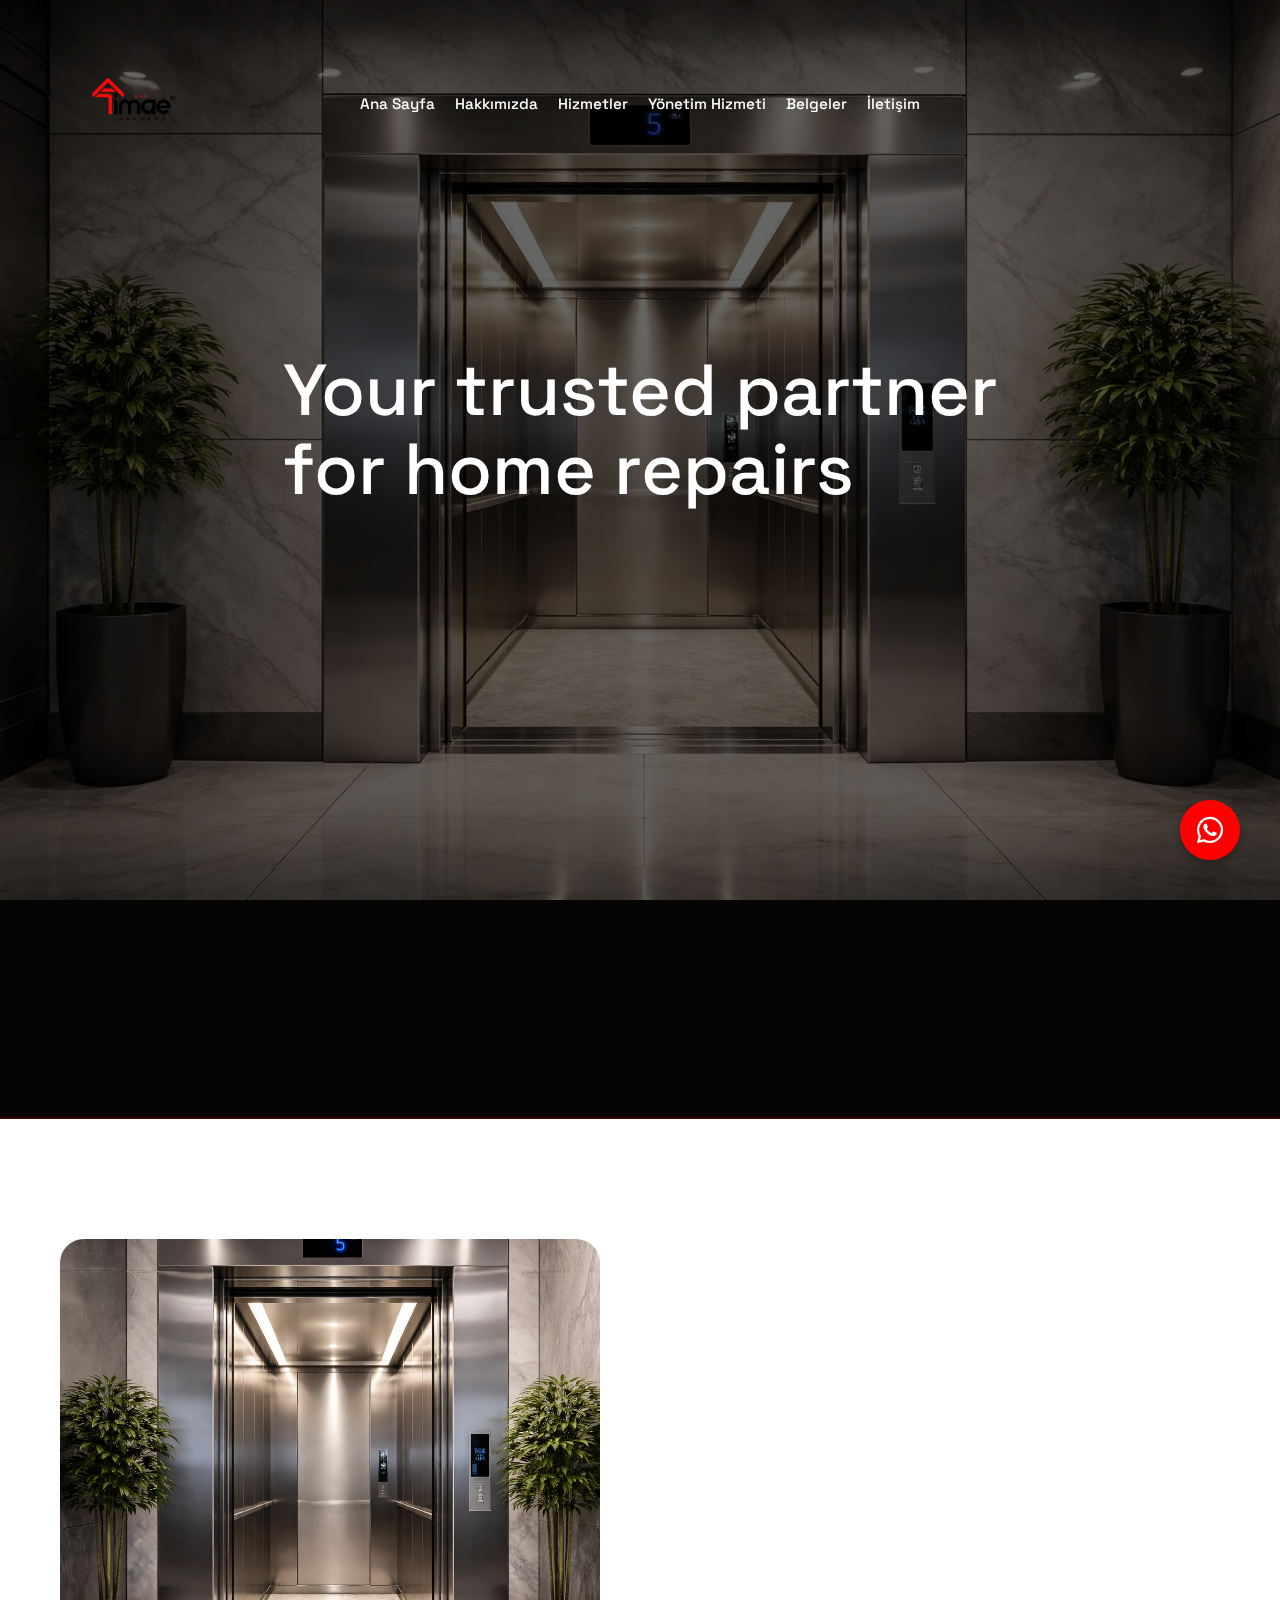
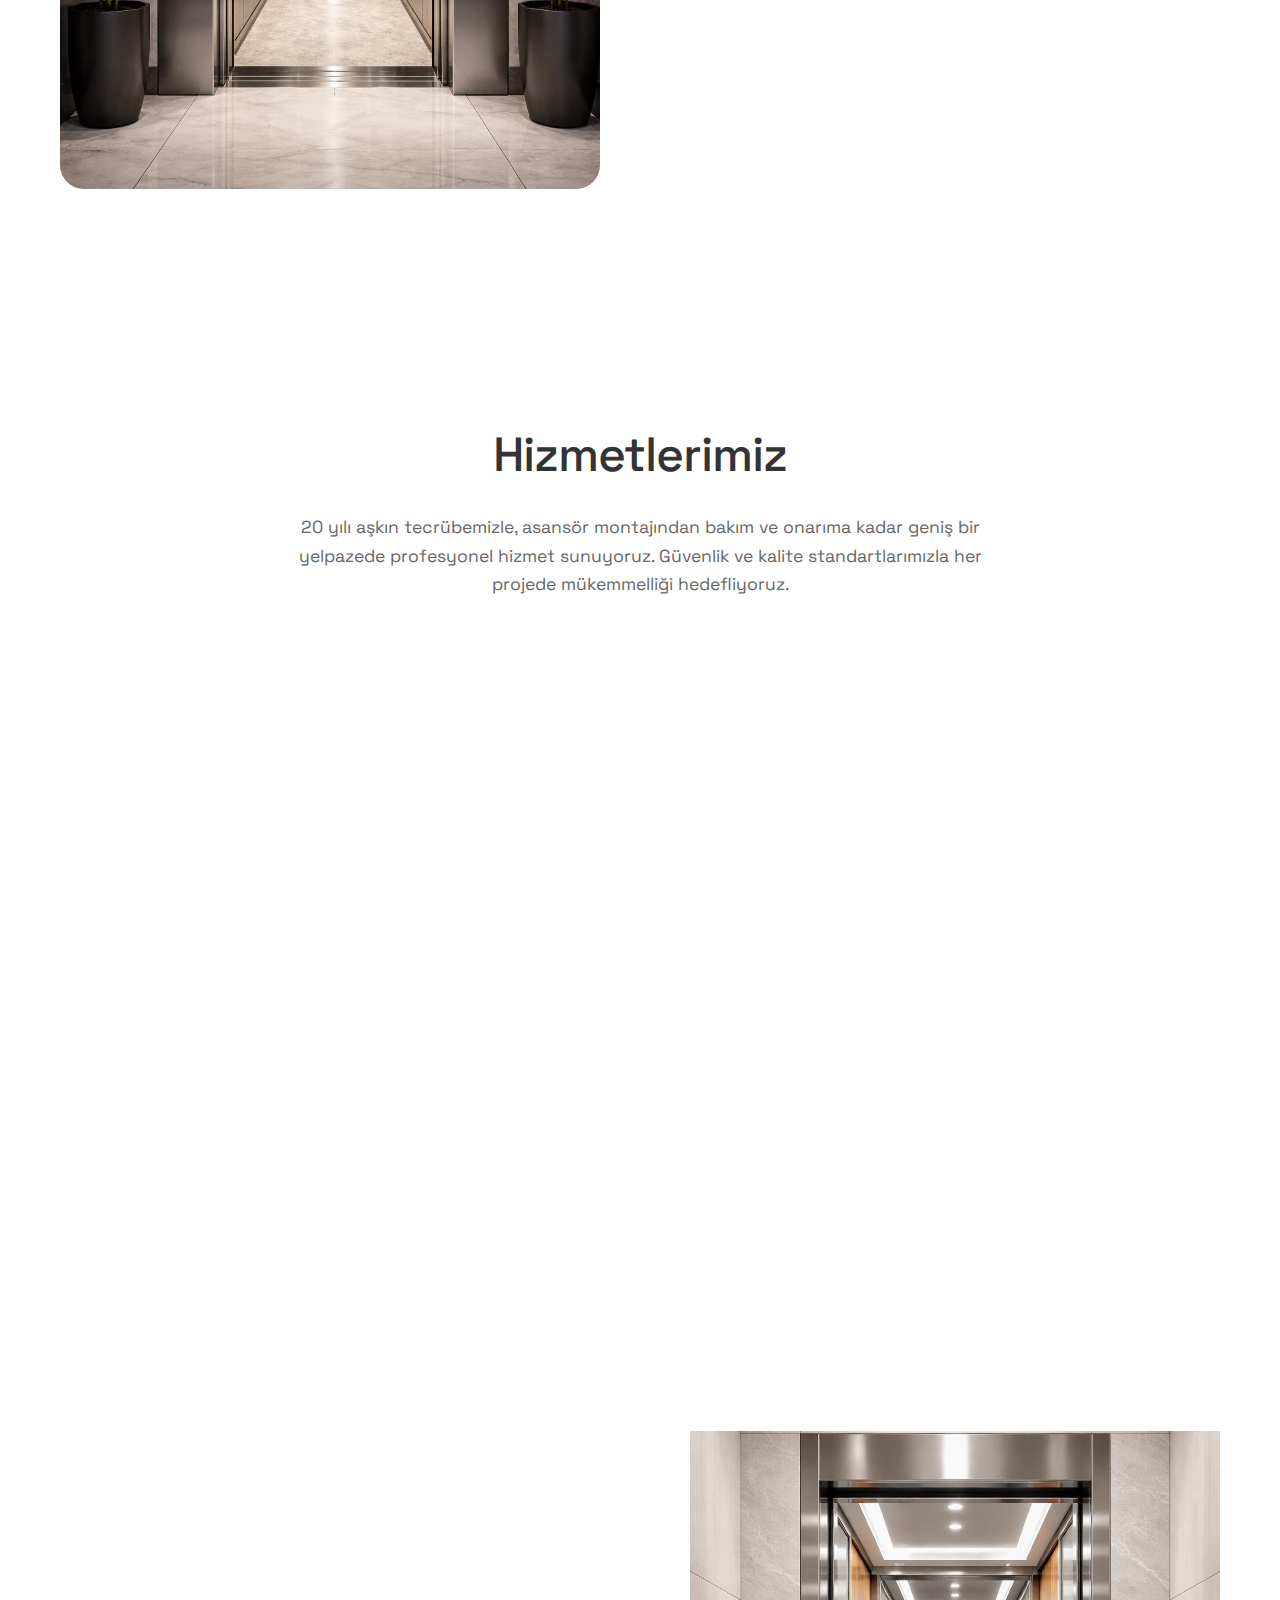
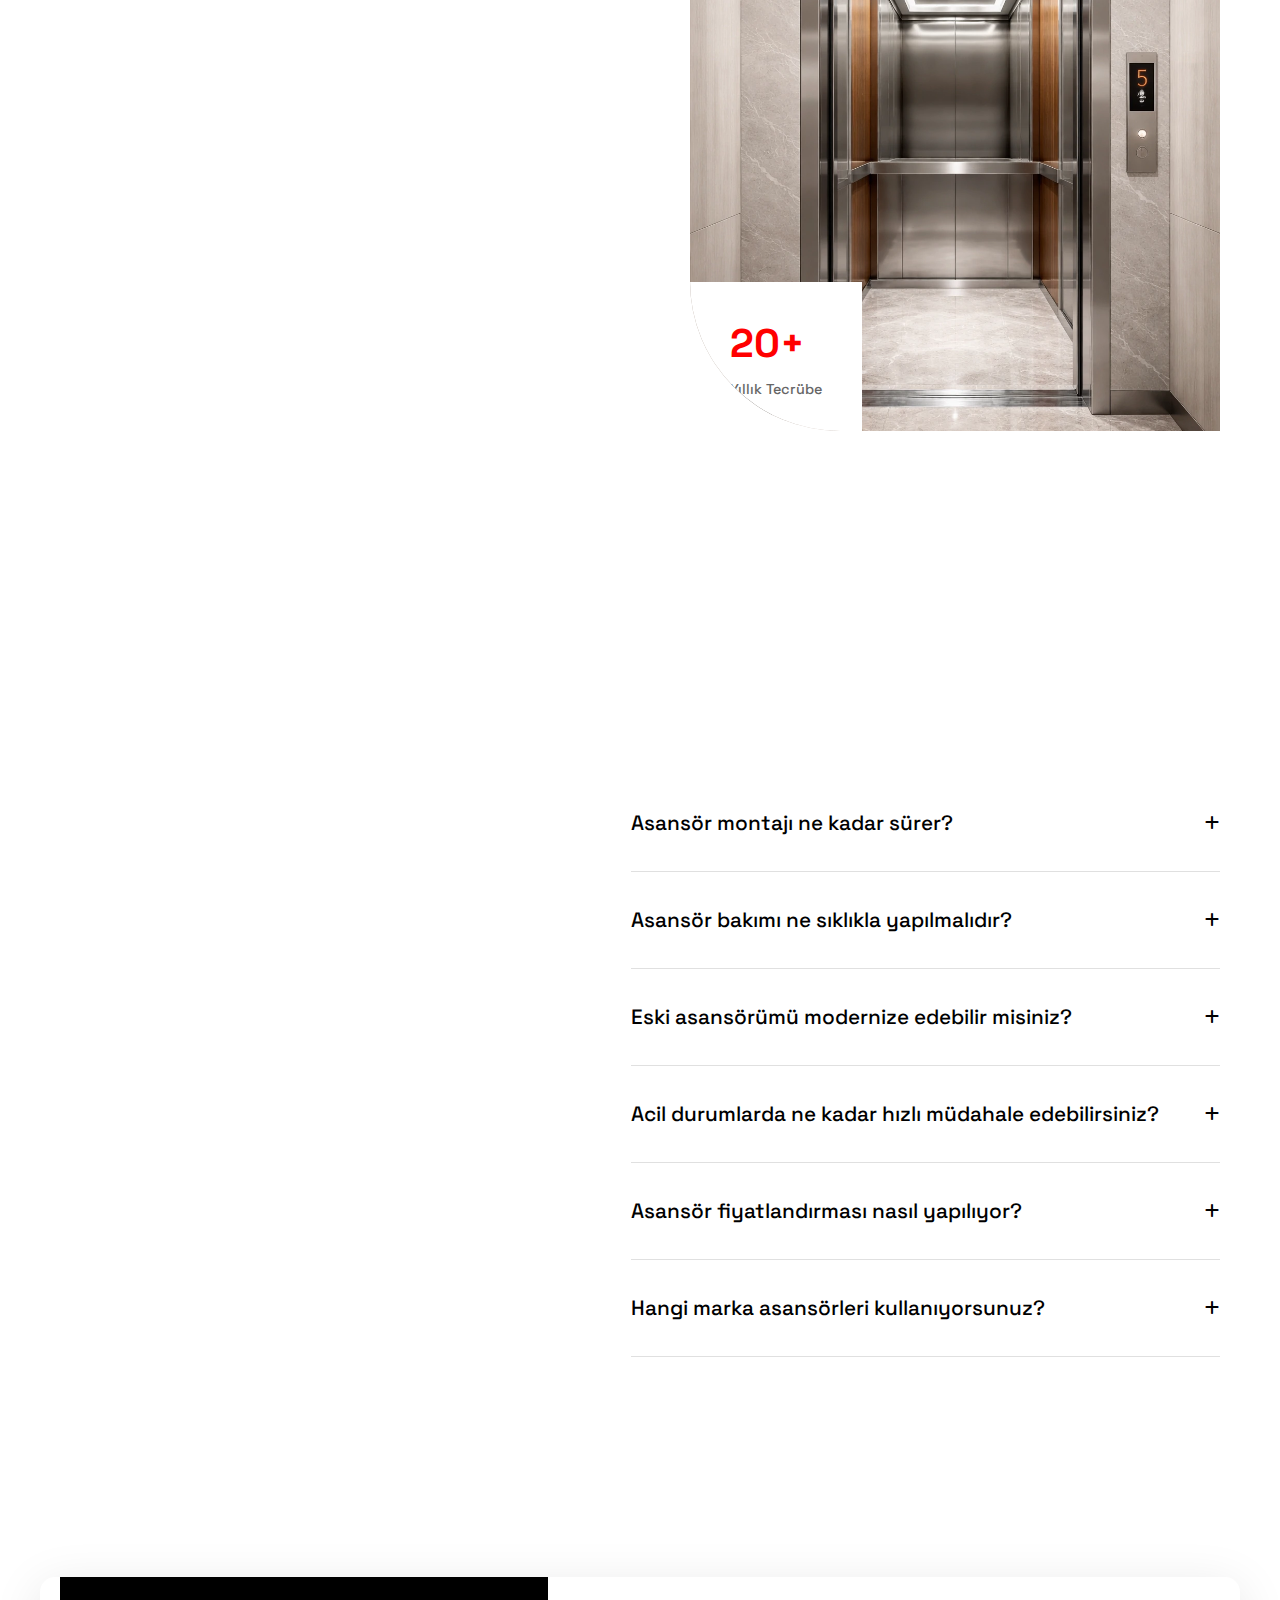
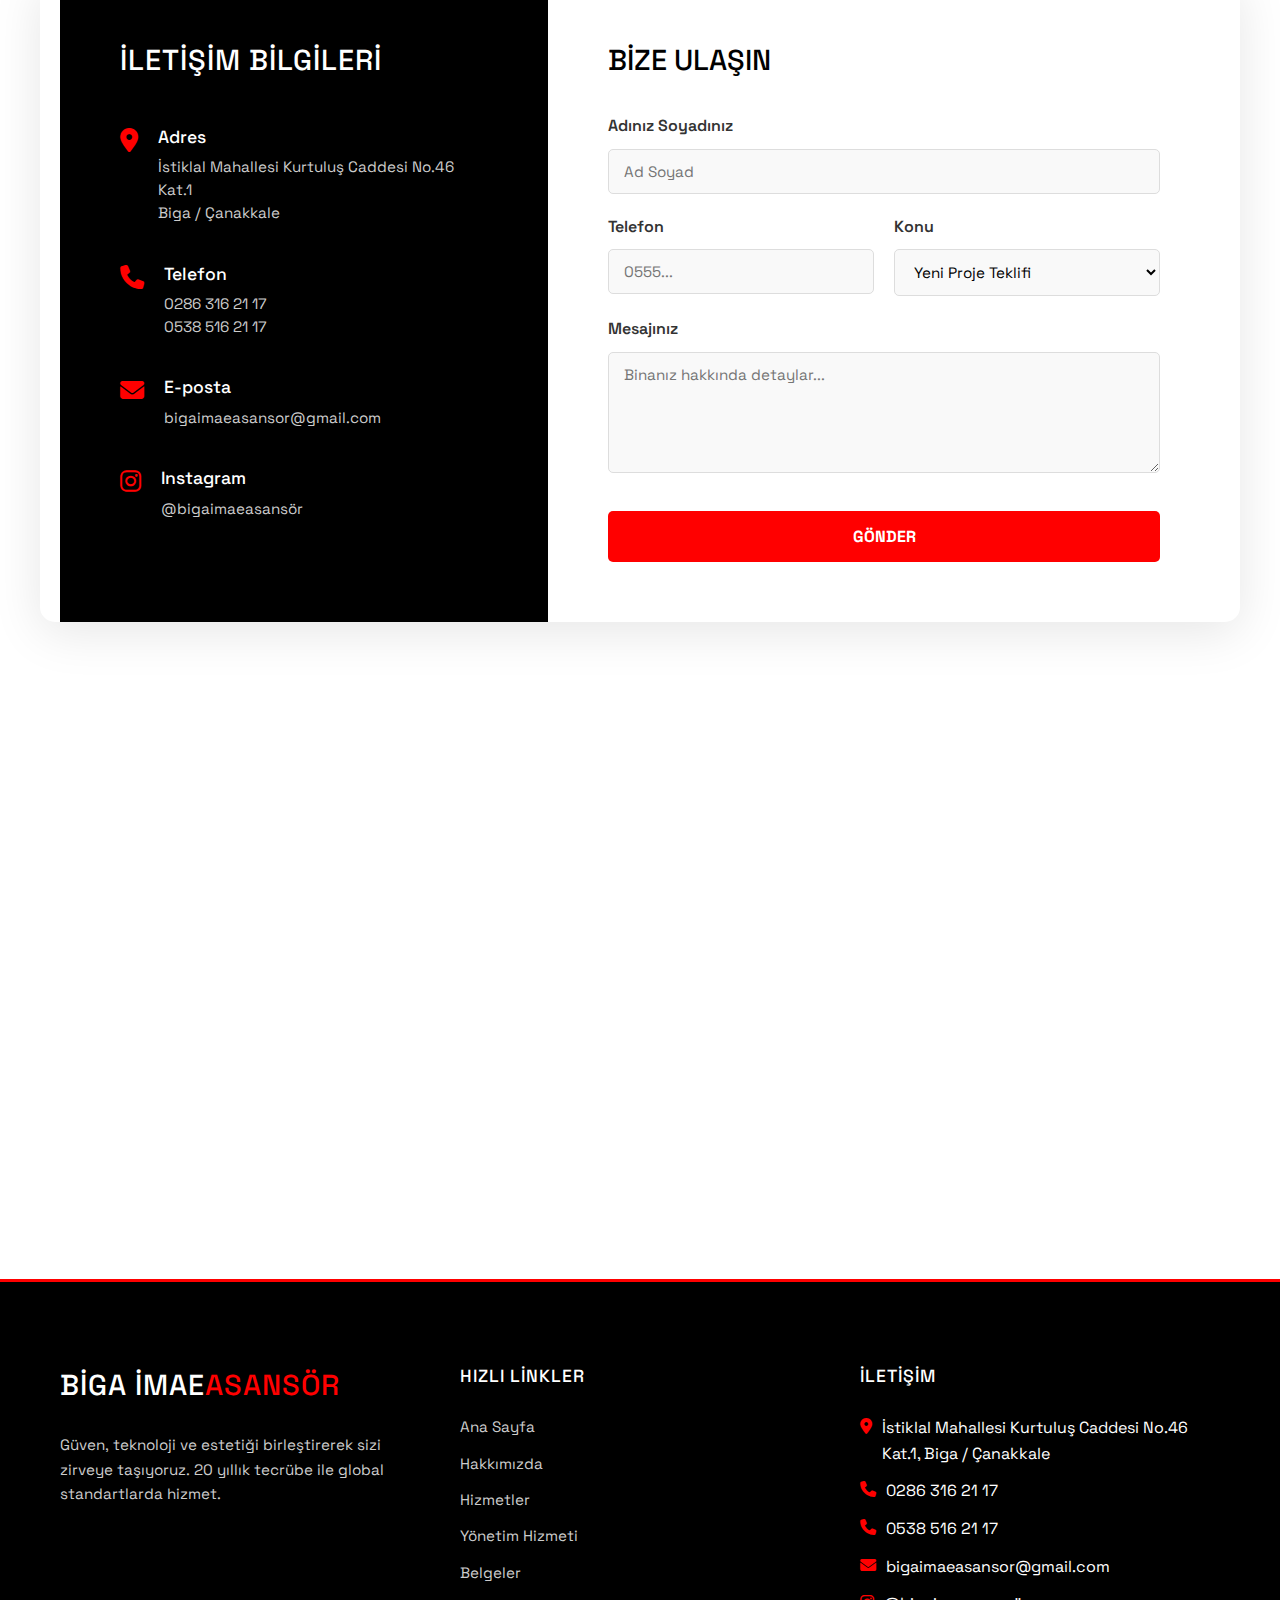
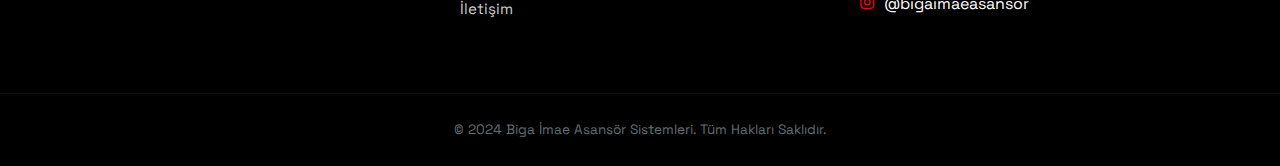
<file: index.html>
<!DOCTYPE html>
<html lang="en">
<head>
    <meta charset="UTF-8">
    <meta name="viewport" content="width=device-width, initial-scale=1.0">
    <title>Handyman & Gardening Services</title>
    <link href="https://fonts.googleapis.com/css2?family=Space+Grotesk:wght@400;500&display=swap" rel="stylesheet">
    <link rel="stylesheet" href="https://cdnjs.cloudflare.com/ajax/libs/font-awesome/6.4.0/css/all.min.css">
    <link rel="stylesheet" href="style.css">
</head>
<body>

    <div class="mobile-menu-overlay"></div>
    <header>
        <div class="container nav-container">
            <div class="logo">
                <a href="index.html"><img src="images/logo.webp" alt="Biga İMAE Asansör" class="logo-img"></a>
            </div>
            <button class="mobile-menu-toggle" aria-label="Menu">
                <span></span>
                <span></span>
                <span></span>
            </button>
            <nav>
                <ul class="nav-links">
                    <li><a href="index.html">Ana Sayfa</a></li>
                    <li><a href="hakkımızda.html">Hakkımızda</a></li>
                    <li><a href="index.html#services">Hizmetler</a></li>
                    <li><a href="yönetim.html">Yönetim Hizmeti</a></li>
                    <li><a href="belgeler.html">Belgeler</a></li>
                    <li><a href="iletişim.html">İletişim</a></li>
                </ul>
            </nav>
        </div>
    </header>

    <section class="hero">
        <div class="container hero-wrapper">
            <div class="hero-content">
                <h1>Your trusted partner<br>for home repairs</h1>
            </div>
        </div>
    </section>

    <section class="stats-section">
        <div class="container stats-wrapper">
            <div class="stat-item">
                <span class="stat-number">1500</span>
                <p class="stat-text">TAMAMLANAN PROJE</p>
            </div>

            <div class="stat-item">
                <span class="stat-number">98</span>
                <p class="stat-text">% MÜŞTERİ MEMNUNİYETİ</p>
            </div>

            <div class="stat-item">
                <span class="stat-number">24</span>
                <p class="stat-text">YILLIK TECRÜBE</p>
            </div>

            <div class="stat-item">
                <span class="stat-number">50</span>
                <p class="stat-text">UZMAN PERSONEL</p>
            </div>
        </div>
    </section>

    <section class="about-section">
        <div class="container about-wrapper">
            <div class="about-image-box">
                <img src="images/about.webp" alt="Gardener">
            </div>

            <div class="about-content">
                <h2>Hakkımızda</h2>
                <p class="about-description">
                    Biga İMAE Asansör, temelleri 20 yılı aşkın bir tecrübeye dayanan, Biga'nın yerli ve köklü aile şirketlerinden biridir. Asansör sektöründeki yolculuğumuz, kurucumuzun bu mesleğe duyduğu sorumluluk, titizlik ve iş ahlakı anlayışıyla başlamış; yıllar içinde güven ve kalite odaklı bir hizmet anlayışına dönüşmüştür.
                </p>
                <p class="about-description">
                    Kurulduğumuz günden bu yana, asansör montajı, bakım, onarım ve modernizasyon hizmetlerinde insan güvenliğini her şeyin önünde tutan bir yaklaşımı benimsiyoruz. Babadan gelen mesleki bilgi birikimini, güncel teknoloji ve mevzuatlara uygun çözümlerle birleştirerek; her projeye aynı özen ve ciddiyetle yaklaşıyoruz.
                </p>
            </div>
        </div>
    </section>

    <section id="services" class="services-section">
        <div class="container">
            <div class="services-header">
                <h2>Hizmetlerimiz</h2>
                <p>20 yılı aşkın tecrübemizle, asansör montajından bakım ve onarıma kadar geniş bir yelpazede profesyonel hizmet sunuyoruz. Güvenlik ve kalite standartlarımızla her projede mükemmelliği hedefliyoruz.</p>
            </div>

            <div class="services-grid">
                <div class="service-card" style="background-image: url('images/montaj.webp');">
                    <div class="service-overlay">
                        <h3>Asansör Montajı</h3>
                    </div>
                </div>

                <div class="service-card" style="background-image: url('images/bakım.webp');">
                    <div class="service-overlay">
                        <h3>Bakım ve Onarım</h3>
                    </div>
                </div>

                <div class="service-card" style="background-image: url('images/revizasyon.webp');">
                    <div class="service-overlay">
                        <h3>Modernizasyon</h3>
                    </div>
                </div>
            </div>
        </div>
    </section>

    <section class="process-section">
        <div class="container process-wrapper">
            
            <div class="process-content">
                <h2 class="section-title">Neden Biga İMAE Asansör?</h2>
                <p class="section-subtitle">
                    Güven, teknoloji ve estetiği birleştirerek sizi zirveye taşıyoruz. 20 yıllık tecrübe ile global standartlarda hizmet.
                </p>

                <div class="steps-container">
                    <div class="step-item">
                        <div class="step-icon">
                            <i class="fa-solid fa-check"></i>
                        </div>
                        <div class="step-text">
                            <h3>20 Yılı Aşan Tecrübe</h3>
                            <p>Kurucumuzun 20 yılı aşkın saha deneyimiyle şekillenen bilgi birikimi, her projede doğru çözümler üretmemizi sağlar.</p>
                        </div>
                    </div>

                    <div class="step-item">
                        <div class="step-icon">
                            <i class="fa-solid fa-check"></i>
                        </div>
                        <div class="step-text">
                            <h3>Aile Şirketi Güvencesi</h3>
                            <p>Bizim için bu iş sadece bir ticaret değil, nesilden nesile aktarılan bir sorumluluktur. Her hizmette kendi adımızı ve emeğimizi temsil ederiz.</p>
                        </div>
                    </div>

                    <div class="step-item">
                        <div class="step-icon">
                            <i class="fa-solid fa-check"></i>
                        </div>
                        <div class="step-text">
                            <h3>Biga'nın Yerli Firması</h3>
                            <p>Bölgeyi, yapı tiplerini ve ihtiyaçları yakından tanırız. Bu sayede hızlı müdahale, kolay ulaşılabilirlik ve sürekli destek sunarız.</p>
                        </div>
                    </div>

                    <div class="step-item">
                        <div class="step-icon">
                            <i class="fa-solid fa-check"></i>
                        </div>
                        <div class="step-text">
                            <h3>Mevzuata Uygun ve Güvenli Çözümler</h3>
                            <p>Tüm montaj, bakım ve onarım hizmetlerimiz yürürlükteki yönetmeliklere ve güvenlik standartlarına uygun olarak gerçekleştirilir.</p>
                        </div>
                    </div>
                </div>
            </div>

            <div class="process-image-area">
                <div class="image-wrapper">
                    <img src="images/Neden.webp" alt="Interior Design">
                    
                    <div class="experience-badge">
                        <span class="exp-number">20+</span>
                        <span class="exp-text">Yıllık Tecrübe</span>
                    </div>
                </div>
            </div>

        </div>
    </section>  

    <section class="faq-section">
        <div class="container faq-wrapper">
            
            <div class="faq-header">
                <h2>Sık Kullanılan Sorular</h2>
                <p>Asansör hizmetlerimiz hakkında merak ettiğiniz soruların cevaplarını burada bulabilirsiniz. Daha fazla bilgi için bizimle iletişime geçebilirsiniz.</p>
            </div>

            <div class="faq-accordion">
                <div class="faq-item">
                    <button class="faq-question">
                        Asansör montajı ne kadar sürer?
                        <i class="fa-solid fa-plus"></i>
                    </button>
                    <div class="faq-answer">
                        <p>Asansör montaj süresi, binanın yapısına, asansör tipine ve teknik özelliklerine göre değişiklik gösterir. Genellikle standart bir asansör montajı 2-4 hafta arasında tamamlanmaktadır. Detaylı süre bilgisi için ücretsiz keşif hizmetimizden yararlanabilirsiniz.</p>
                    </div>
                </div>

                <div class="faq-item">
                    <button class="faq-question">
                        Asansör bakımı ne sıklıkla yapılmalıdır?
                        <i class="fa-solid fa-plus"></i>
                    </button>
                    <div class="faq-answer">
                        <p>Asansör bakımı, güvenlik ve performans için kritik öneme sahiptir. Yasal mevzuata göre asansörler en az ayda bir kez periyodik bakımdan geçirilmelidir. Bizim bakım paketlerimizle düzenli kontroller yapılarak olası arızalar önlenir ve asansörünüzün ömrü uzatılır.</p>
                    </div>
                </div>

                <div class="faq-item">
                    <button class="faq-question">
                        Eski asansörümü modernize edebilir misiniz?
                        <i class="fa-solid fa-plus"></i>
                    </button>
                    <div class="faq-answer">
                        <p>Evet, eski asansörlerin modernizasyonu hizmetlerimiz arasındadır. Modernizasyon ile asansörünüzün enerji verimliliği artar, güvenlik standartları yükselir ve kullanıcı konforu iyileşir. Yeni bir asansör maliyetine göre çok daha ekonomik bir çözümdür.</p>
                    </div>
                </div>

                <div class="faq-item">
                    <button class="faq-question">
                        Acil durumlarda ne kadar hızlı müdahale edebilirsiniz?
                        <i class="fa-solid fa-plus"></i>
                    </button>
                    <div class="faq-answer">
                        <p>Biga bölgesinde yerel bir firma olmamız sayesinde acil durumlara hızlı müdahale edebiliriz. 7/24 acil servis hattımız üzerinden bize ulaşabilirsiniz. Genellikle acil çağrılara 2-4 saat içinde müdahale edilmektedir.</p>
                    </div>
                </div>

                <div class="faq-item">
                    <button class="faq-question">
                        Asansör fiyatlandırması nasıl yapılıyor?
                        <i class="fa-solid fa-plus"></i>
                    </button>
                    <div class="faq-answer">
                        <p>Asansör fiyatlandırması, kat sayısı, kapasite, hız, özel istekler ve teknik özelliklere göre belirlenir. Ücretsiz keşif hizmetimizle projenizi inceliyor, ihtiyaçlarınıza uygun çözümler sunuyor ve şeffaf bir fiyat teklifi hazırlıyoruz. Bütçenize uygun çözümler için bizimle iletişime geçebilirsiniz.</p>
                    </div>
                </div>

                <div class="faq-item">
                    <button class="faq-question">
                        Hangi marka asansörleri kullanıyorsunuz?
                        <i class="fa-solid fa-plus"></i>
                    </button>
                    <div class="faq-answer">
                        <p>Güvenilir ve kaliteli markalarla çalışıyoruz. Müşterilerimizin ihtiyaçlarına ve bütçelerine göre en uygun asansör markasını seçiyoruz. Tüm asansörlerimiz CE belgeli ve Türk standartlarına uygundur. Detaylı bilgi için keşif sırasında marka seçeneklerini görüşebiliriz.</p>
                    </div>
                </div>
            </div>

        </div>
    </section>

    <section class="contact-section">
        <div class="container contact-wrapper">
            
            <div class="contact-info-box">
                <h2>İLETİŞİM BİLGİLERİ</h2>
                
                <div class="info-item">
                    <i class="fa-solid fa-location-dot"></i>
                    <div>
                        <h3>Adres</h3>
                        <p>İstiklal Mahallesi Kurtuluş Caddesi No.46 Kat.1<br>Biga / Çanakkale</p>
                    </div>
                </div>

                <div class="info-item">
                    <i class="fa-solid fa-phone"></i>
                    <div>
                        <h3>Telefon</h3>
                        <p>0286 316 21 17<br>0538 516 21 17</p>
                    </div>
                </div>

                <div class="info-item">
                    <i class="fa-solid fa-envelope"></i>
                    <div>
                        <h3>E-posta</h3>
                        <p>bigaimaeasansor@gmail.com</p>
                    </div>
                </div>

                <div class="info-item">
                    <i class="fa-brands fa-instagram"></i>
                    <div>
                        <h3>Instagram</h3>
                        <p>@bigaimaeasansör</p>
                    </div>
                </div>
            </div>

            <div class="contact-form-area">
                <h2>BİZE ULAŞIN</h2>
                <form>
                    <div class="form-row">
                        <div class="form-group">
                            <label>Adınız Soyadınız</label>
                            <input type="text" placeholder="Ad Soyad">
                        </div>
                    </div>

                    <div class="form-row split">
                        <div class="form-group">
                            <label>Telefon</label>
                            <input type="text" placeholder="0555...">
                        </div>
                        <div class="form-group">
                            <label>Konu</label>
                            <select>
                                <option>Yeni Proje Teklifi</option>
                                <option>Destek</option>
                                <option>Diğer</option>
                            </select>
                        </div>
                    </div>

                    <div class="form-group">
                        <label>Mesajınız</label>
                        <textarea rows="5" placeholder="Binanız hakkında detaylar..."></textarea>
                    </div>

                    <button type="submit" class="btn-send">GÖNDER</button>
                </form>
            </div>

        </div>

        <div class="container" style="margin-top: 60px; margin-bottom: 40px;">
            <iframe src="https://www.google.com/maps/embed?pb=!1m17!1m12!1m3!1d3046.1502030540914!2d27.239753676001584!3d40.227962471470555!2m3!1f0!2f0!3f0!3m2!1i1024!2i768!4f13.1!3m2!1m1!2zNDDCsDEzJzQwLjciTiAyN8KwMTQnMzIuNCJF!5e0!3m2!1str!2str!4v1769972503707!5m2!1str!2str" width="100%" height="450" style="border:0; border-radius: 15px;" allowfullscreen="" loading="lazy" referrerpolicy="no-referrer-when-downgrade"></iframe>
        </div>

        <a href="https://wa.me/905385162117" class="whatsapp-float" target="_blank">
            <i class="fa-brands fa-whatsapp"></i>
        </a>
    </section>
    <footer class="main-footer">
        <div class="container footer-wrapper">
            <div class="footer-col about-col">
                <h2 class="footer-logo">BİGA İMAE<span>ASANSÖR</span></h2>
                <p>Güven, teknoloji ve estetiği birleştirerek sizi zirveye taşıyoruz. 20 yıllık tecrübe ile global standartlarda hizmet.</p>
            </div>

            <div class="footer-col links-col">
                <h3>HIZLI LİNKLER</h3>
                <ul>
                    <li><a href="index.html">Ana Sayfa</a></li>
                    <li><a href="hakkımızda.html">Hakkımızda</a></li>
                    <li><a href="index.html#services">Hizmetler</a></li>
                    <li><a href="yönetim.html">Yönetim Hizmeti</a></li>
                    <li><a href="belgeler.html">Belgeler</a></li>
                    <li><a href="iletişim.html">İletişim</a></li>
                </ul>
            </div>

            <div class="footer-col regions-col">
                <h3>İLETİŞİM</h3>
                <ul>
                    <li><i class="fa-solid fa-location-dot"></i> İstiklal Mahallesi Kurtuluş Caddesi No.46 Kat.1, Biga / Çanakkale</li>
                    <li><i class="fa-solid fa-phone"></i> 0286 316 21 17</li>
                    <li><i class="fa-solid fa-phone"></i> 0538 516 21 17</li>
                    <li><i class="fa-solid fa-envelope"></i> bigaimaeasansor@gmail.com</li>
                    <li><i class="fa-brands fa-instagram"></i> @bigaimaeasansör</li>
                </ul>
            </div>
        </div>

        <div class="footer-bottom">
            <div class="container">
                <p>© 2024 Biga İmae Asansör Sistemleri. Tüm Hakları Saklıdır.</p>
            </div>
        </div>
    </footer>
    <script src="script.js"></script>
</body>
</html>
</file>
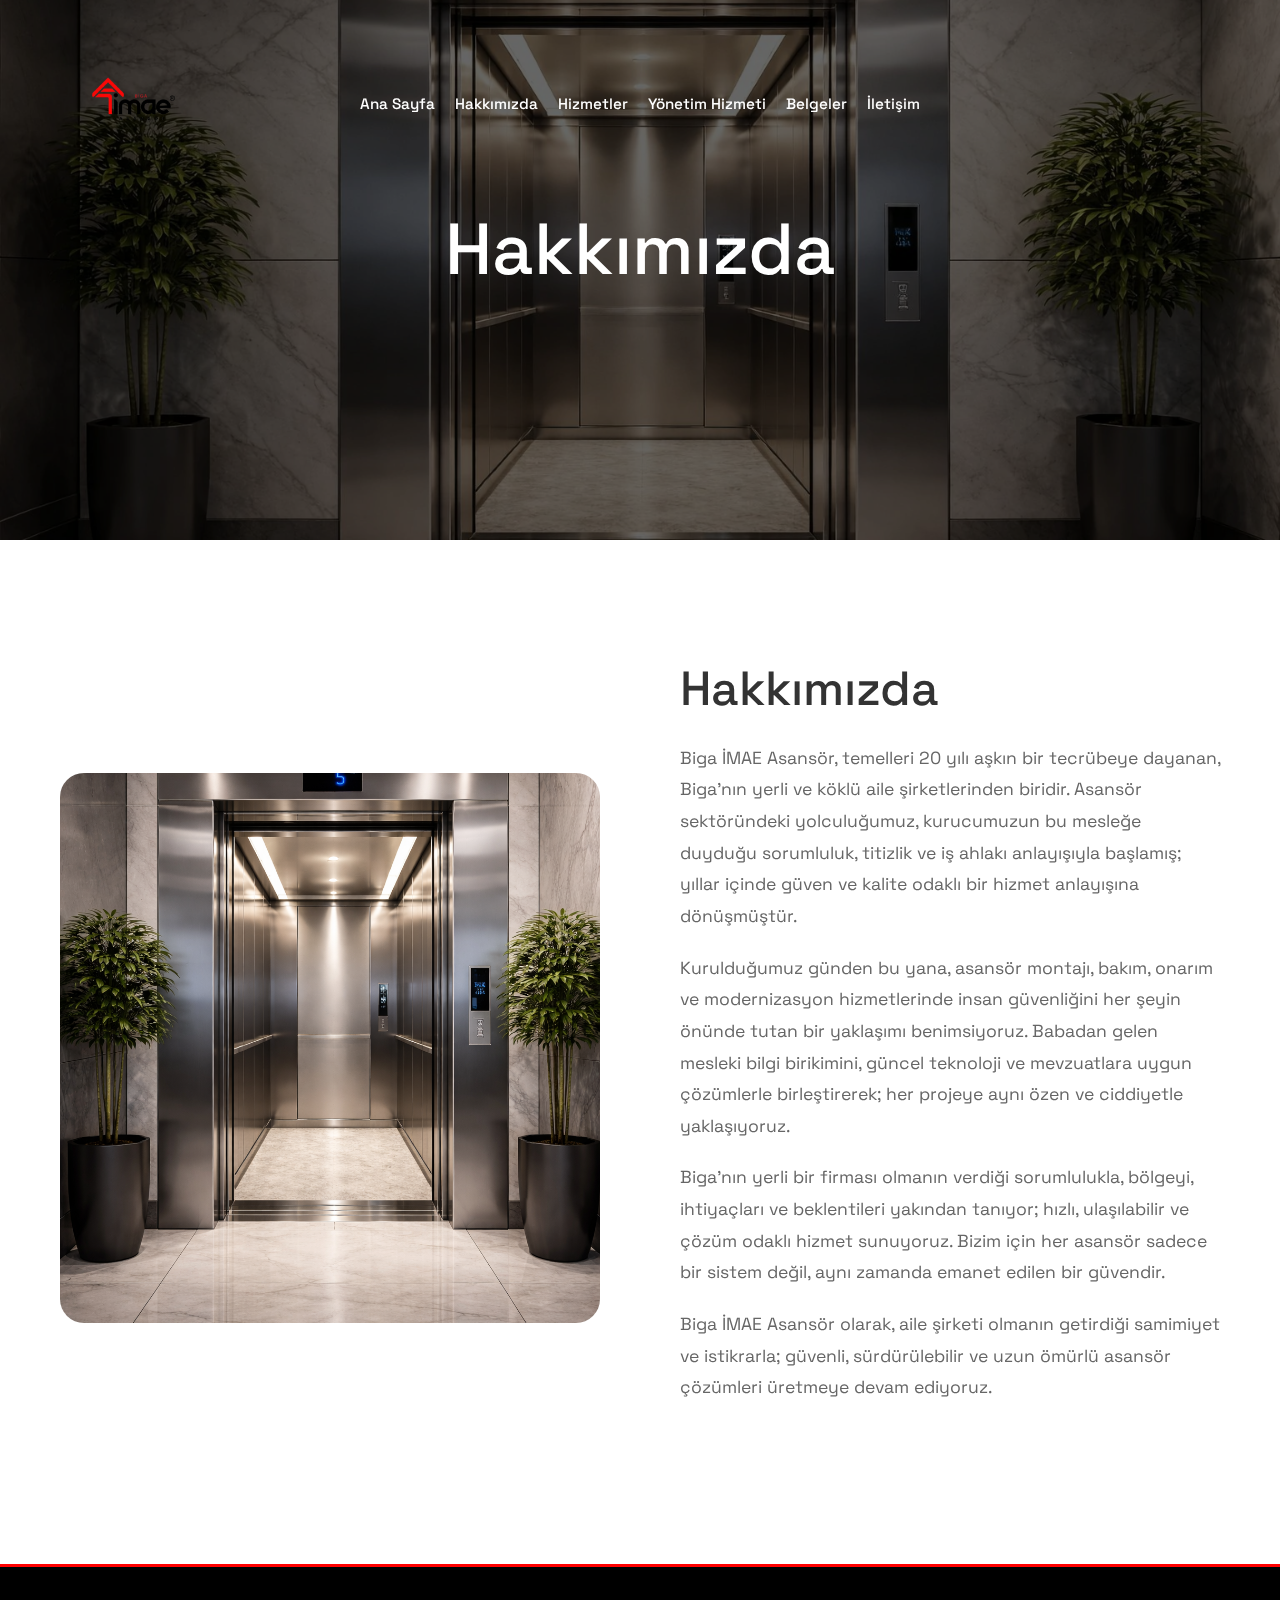
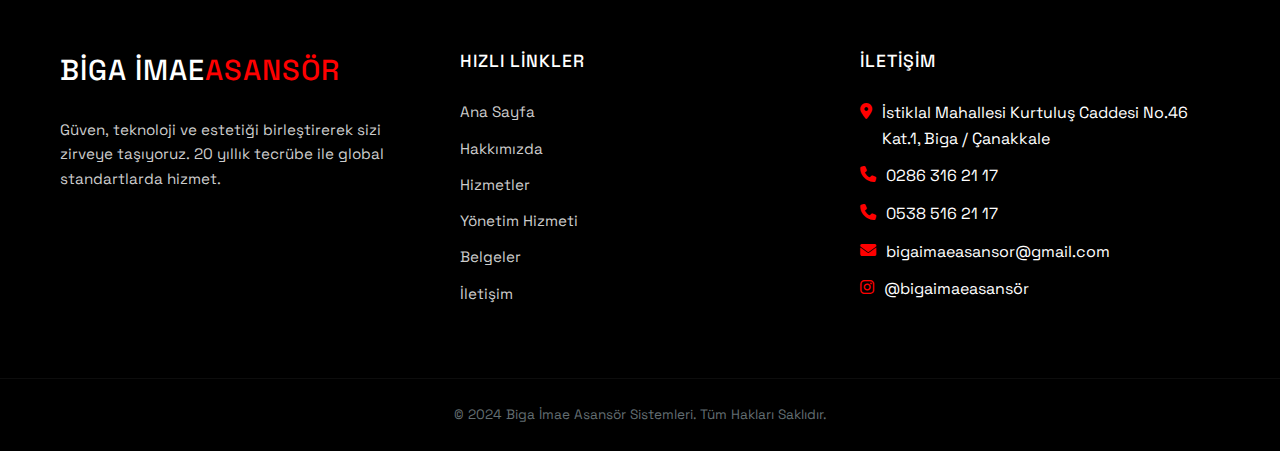
<file: hakkımızda.html>
<!DOCTYPE html>
<html lang="tr">
<head>
    <meta charset="UTF-8">
    <meta name="viewport" content="width=device-width, initial-scale=1.0">
    <title>Hakkımızda - Biga İMAE Asansör</title>
    <link href="https://fonts.googleapis.com/css2?family=Space+Grotesk:wght@400;500&display=swap" rel="stylesheet">
    <link rel="stylesheet" href="https://cdnjs.cloudflare.com/ajax/libs/font-awesome/6.4.0/css/all.min.css">
    <link rel="stylesheet" href="style.css">
</head>
<body>

    <div class="mobile-menu-overlay"></div>
    <header>
        <div class="container nav-container">
            <div class="logo">
                <a href="index.html"><img src="images/logo.png" alt="Biga İMAE Asansör" class="logo-img"></a>
            </div>
            <button class="mobile-menu-toggle" aria-label="Menu">
                <span></span>
                <span></span>
                <span></span>
            </button>
            <nav>
                <ul class="nav-links">
                    <li><a href="index.html">Ana Sayfa</a></li>
                    <li><a href="hakkımızda.html">Hakkımızda</a></li>
                    <li><a href="index.html#services">Hizmetler</a></li>
                    <li><a href="yönetim.html">Yönetim Hizmeti</a></li>
                    <li><a href="belgeler.html">Belgeler</a></li>
                    <li><a href="iletişim.html">İletişim</a></li>
                </ul>
            </nav>
        </div>
    </header>

    <section class="hero" style="height: 60vh;">
        <div class="container hero-wrapper">
            <div class="hero-content">
                <h1>Hakkımızda</h1>
            </div>
        </div>
    </section>

    <section class="about-section">
        <div class="container about-wrapper">
            <div class="about-image-box">
                <img src="images/about.png" alt="Biga İMAE Asansör">
            </div>

            <div class="about-content">
                <h2>Hakkımızda</h2>
                <p class="about-description">
                    Biga İMAE Asansör, temelleri 20 yılı aşkın bir tecrübeye dayanan, Biga'nın yerli ve köklü aile şirketlerinden biridir. Asansör sektöründeki yolculuğumuz, kurucumuzun bu mesleğe duyduğu sorumluluk, titizlik ve iş ahlakı anlayışıyla başlamış; yıllar içinde güven ve kalite odaklı bir hizmet anlayışına dönüşmüştür.
                </p>
                <p class="about-description">
                    Kurulduğumuz günden bu yana, asansör montajı, bakım, onarım ve modernizasyon hizmetlerinde insan güvenliğini her şeyin önünde tutan bir yaklaşımı benimsiyoruz. Babadan gelen mesleki bilgi birikimini, güncel teknoloji ve mevzuatlara uygun çözümlerle birleştirerek; her projeye aynı özen ve ciddiyetle yaklaşıyoruz.
                </p>
                <p class="about-description">
                    Biga'nın yerli bir firması olmanın verdiği sorumlulukla, bölgeyi, ihtiyaçları ve beklentileri yakından tanıyor; hızlı, ulaşılabilir ve çözüm odaklı hizmet sunuyoruz. Bizim için her asansör sadece bir sistem değil, aynı zamanda emanet edilen bir güvendir.
                </p>
                <p class="about-description">
                    Biga İMAE Asansör olarak, aile şirketi olmanın getirdiği samimiyet ve istikrarla; güvenli, sürdürülebilir ve uzun ömürlü asansör çözümleri üretmeye devam ediyoruz.
                </p>
            </div>
        </div>
    </section>

    <footer class="main-footer">
        <div class="container footer-wrapper">
            <div class="footer-col about-col">
                <h2 class="footer-logo">BİGA İMAE<span>ASANSÖR</span></h2>
                <p>Güven, teknoloji ve estetiği birleştirerek sizi zirveye taşıyoruz. 20 yıllık tecrübe ile global standartlarda hizmet.</p>
            </div>

            <div class="footer-col links-col">
                <h3>HIZLI LİNKLER</h3>
                <ul>
                    <li><a href="index.html">Ana Sayfa</a></li>
                    <li><a href="hakkımızda.html">Hakkımızda</a></li>
                    <li><a href="index.html#services">Hizmetler</a></li>
                    <li><a href="yönetim.html">Yönetim Hizmeti</a></li>
                    <li><a href="belgeler.html">Belgeler</a></li>
                    <li><a href="iletişim.html">İletişim</a></li>
                </ul>
            </div>

            <div class="footer-col regions-col">
                <h3>İLETİŞİM</h3>
                <ul>
                    <li><i class="fa-solid fa-location-dot"></i> İstiklal Mahallesi Kurtuluş Caddesi No.46 Kat.1, Biga / Çanakkale</li>
                    <li><i class="fa-solid fa-phone"></i> 0286 316 21 17</li>
                    <li><i class="fa-solid fa-phone"></i> 0538 516 21 17</li>
                    <li><i class="fa-solid fa-envelope"></i> bigaimaeasansor@gmail.com</li>
                    <li><i class="fa-brands fa-instagram"></i> @bigaimaeasansör</li>
                </ul>
            </div>
        </div>

        <div class="footer-bottom">
            <div class="container">
                <p>© 2024 Biga İmae Asansör Sistemleri. Tüm Hakları Saklıdır.</p>
            </div>
        </div>
    </footer>
    <script src="script.js"></script>
</body>
</html>
</file>
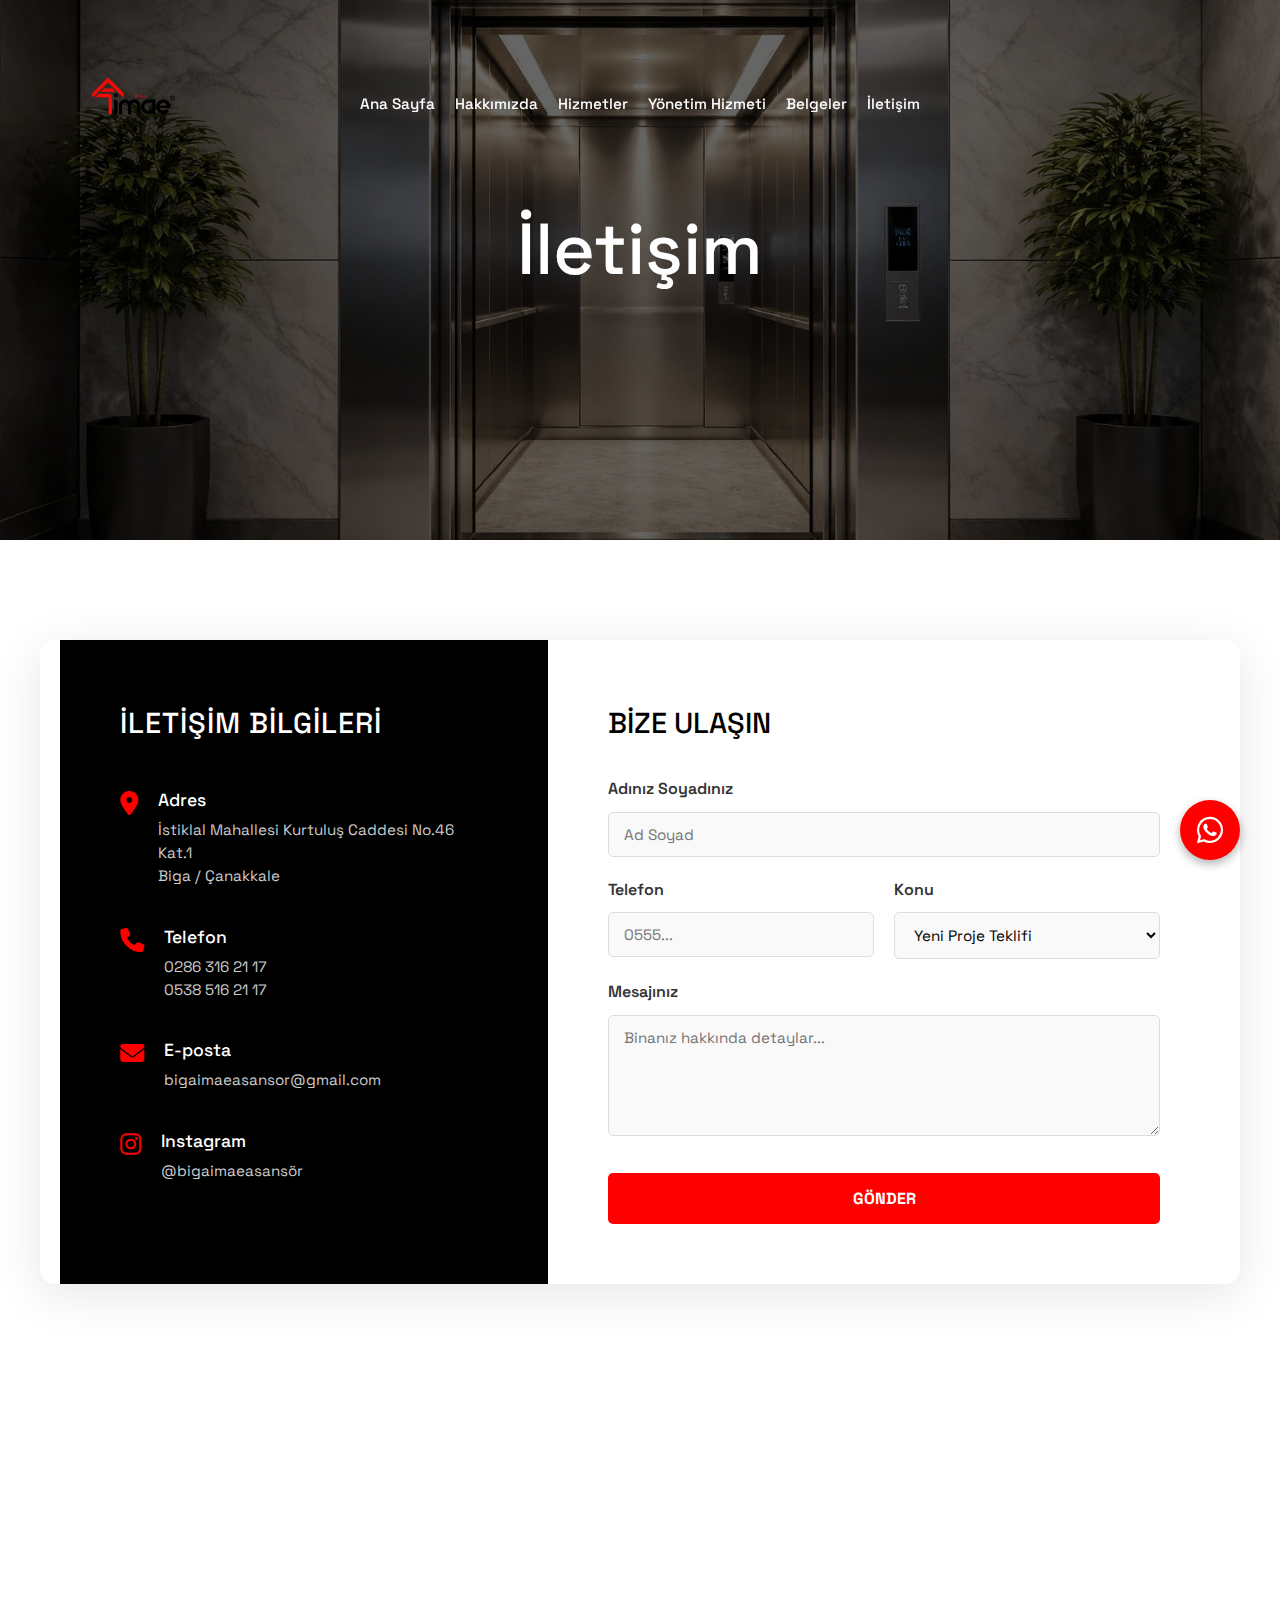
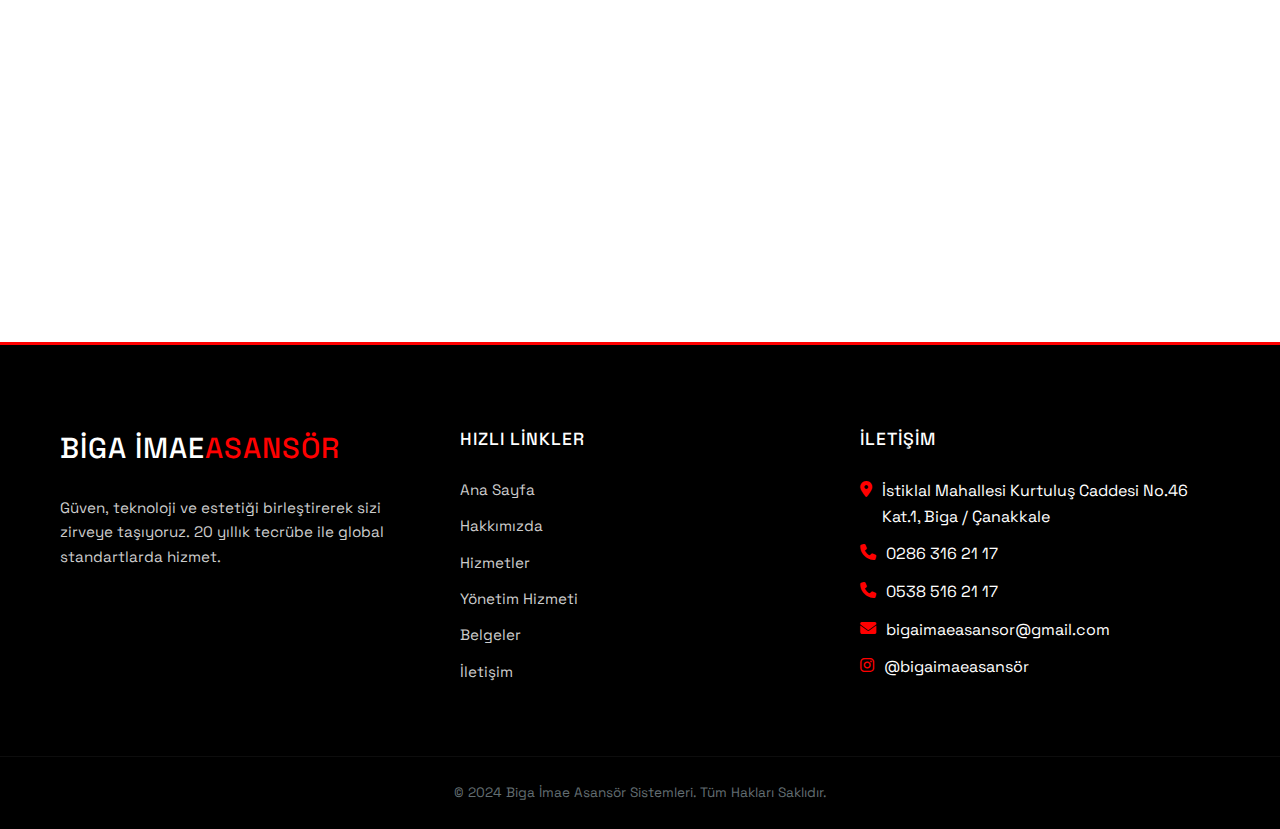
<file: iletişim.html>
<!DOCTYPE html>
<html lang="tr">
<head>
    <meta charset="UTF-8">
    <meta name="viewport" content="width=device-width, initial-scale=1.0">
    <title>İletişim - Biga İMAE Asansör</title>
    <link href="https://fonts.googleapis.com/css2?family=Space+Grotesk:wght@400;500&display=swap" rel="stylesheet">
    <link rel="stylesheet" href="https://cdnjs.cloudflare.com/ajax/libs/font-awesome/6.4.0/css/all.min.css">
    <link rel="stylesheet" href="style.css">
</head>
<body>

    <div class="mobile-menu-overlay"></div>
    <header>
        <div class="container nav-container">
            <div class="logo">
                <a href="index.html"><img src="images/logo.png" alt="Biga İMAE Asansör" class="logo-img"></a>
            </div>
            <button class="mobile-menu-toggle" aria-label="Menu">
                <span></span>
                <span></span>
                <span></span>
            </button>
            <nav>
                <ul class="nav-links">
                    <li><a href="index.html">Ana Sayfa</a></li>
                    <li><a href="hakkımızda.html">Hakkımızda</a></li>
                    <li><a href="index.html#services">Hizmetler</a></li>
                    <li><a href="yönetim.html">Yönetim Hizmeti</a></li>
                    <li><a href="belgeler.html">Belgeler</a></li>
                    <li><a href="iletişim.html">İletişim</a></li>
                </ul>
            </nav>
        </div>
    </header>

    <section class="hero" style="height: 60vh;">
        <div class="container hero-wrapper">
            <div class="hero-content">
                <h1>İletişim</h1>
            </div>
        </div>
    </section>

    <section class="contact-section">
        <div class="container contact-wrapper">
            
            <div class="contact-info-box">
                <h2>İLETİŞİM BİLGİLERİ</h2>
                
                <div class="info-item">
                    <i class="fa-solid fa-location-dot"></i>
                    <div>
                        <h3>Adres</h3>
                        <p>İstiklal Mahallesi Kurtuluş Caddesi No.46 Kat.1<br>Biga / Çanakkale</p>
                    </div>
                </div>

                <div class="info-item">
                    <i class="fa-solid fa-phone"></i>
                    <div>
                        <h3>Telefon</h3>
                        <p>0286 316 21 17<br>0538 516 21 17</p>
                    </div>
                </div>

                <div class="info-item">
                    <i class="fa-solid fa-envelope"></i>
                    <div>
                        <h3>E-posta</h3>
                        <p>bigaimaeasansor@gmail.com</p>
                    </div>
                </div>

                <div class="info-item">
                    <i class="fa-brands fa-instagram"></i>
                    <div>
                        <h3>Instagram</h3>
                        <p>@bigaimaeasansör</p>
                    </div>
                </div>
            </div>

            <div class="contact-form-area">
                <h2>BİZE ULAŞIN</h2>
                <form>
                    <div class="form-row">
                        <div class="form-group">
                            <label>Adınız Soyadınız</label>
                            <input type="text" placeholder="Ad Soyad">
                        </div>
                    </div>

                    <div class="form-row split">
                        <div class="form-group">
                            <label>Telefon</label>
                            <input type="text" placeholder="0555...">
                        </div>
                        <div class="form-group">
                            <label>Konu</label>
                            <select>
                                <option>Yeni Proje Teklifi</option>
                                <option>Destek</option>
                                <option>Diğer</option>
                            </select>
                        </div>
                    </div>

                    <div class="form-group">
                        <label>Mesajınız</label>
                        <textarea rows="5" placeholder="Binanız hakkında detaylar..."></textarea>
                    </div>

                    <button type="submit" class="btn-send">GÖNDER</button>
                </form>
            </div>

        </div>

        <div class="container" style="margin-top: 60px; margin-bottom: 40px;">
            <iframe src="https://www.google.com/maps/embed?pb=!1m17!1m12!1m3!1d3046.1502030540914!2d27.239753676001584!3d40.227962471470555!2m3!1f0!2f0!3f0!3m2!1i1024!2i768!4f13.1!3m2!1m1!2zNDDCsDEzJzQwLjciTiAyN8KwMTQnMzIuNCJF!5e0!3m2!1str!2str!4v1769972503707!5m2!1str!2str" width="100%" height="450" style="border:0; border-radius: 15px;" allowfullscreen="" loading="lazy" referrerpolicy="no-referrer-when-downgrade"></iframe>
        </div>

        <a href="https://wa.me/905385162117" class="whatsapp-float" target="_blank">
            <i class="fa-brands fa-whatsapp"></i>
        </a>
    </section>

    <footer class="main-footer">
        <div class="container footer-wrapper">
            <div class="footer-col about-col">
                <h2 class="footer-logo">BİGA İMAE<span>ASANSÖR</span></h2>
                <p>Güven, teknoloji ve estetiği birleştirerek sizi zirveye taşıyoruz. 20 yıllık tecrübe ile global standartlarda hizmet.</p>
            </div>

            <div class="footer-col links-col">
                <h3>HIZLI LİNKLER</h3>
                <ul>
                    <li><a href="index.html">Ana Sayfa</a></li>
                    <li><a href="hakkımızda.html">Hakkımızda</a></li>
                    <li><a href="index.html#services">Hizmetler</a></li>
                    <li><a href="yönetim.html">Yönetim Hizmeti</a></li>
                    <li><a href="belgeler.html">Belgeler</a></li>
                    <li><a href="iletişim.html">İletişim</a></li>
                </ul>
            </div>

            <div class="footer-col regions-col">
                <h3>İLETİŞİM</h3>
                <ul>
                    <li><i class="fa-solid fa-location-dot"></i> İstiklal Mahallesi Kurtuluş Caddesi No.46 Kat.1, Biga / Çanakkale</li>
                    <li><i class="fa-solid fa-phone"></i> 0286 316 21 17</li>
                    <li><i class="fa-solid fa-phone"></i> 0538 516 21 17</li>
                    <li><i class="fa-solid fa-envelope"></i> bigaimaeasansor@gmail.com</li>
                    <li><i class="fa-brands fa-instagram"></i> @bigaimaeasansör</li>
                </ul>
            </div>
        </div>

        <div class="footer-bottom">
            <div class="container">
                <p>© 2024 Biga İmae Asansör Sistemleri. Tüm Hakları Saklıdır.</p>
            </div>
        </div>
    </footer>
    <script src="script.js"></script>
</body>
</html>
</file>
<file: style.css>
/* RESET & BASE */
* {
    margin: 0;
    padding: 0;
    box-sizing: border-box;
    font-family: 'Space Grotesk', sans-serif;
}

html {
    scroll-behavior: smooth;
}

:root {
    --primary-red: #ff0000;
    --primary-dark: #1a1a1a;
    --primary-black: #000000;
    --bg-overlay: rgba(0, 0, 0, 0.6);
}

/* ========== ANIMATIONS ========== */
@keyframes fadeInUp {
    from {
        opacity: 0;
        transform: translateY(15px);
    }
    to {
        opacity: 1;
        transform: translateY(0);
    }
}

@keyframes fadeIn {
    from {
        opacity: 0;
    }
    to {
        opacity: 1;
    }
}

@keyframes slideInLeft {
    from {
        opacity: 0;
        transform: translateX(-20px);
    }
    to {
        opacity: 1;
        transform: translateX(0);
    }
}

@keyframes slideInRight {
    from {
        opacity: 0;
        transform: translateX(20px);
    }
    to {
        opacity: 1;
        transform: translateX(0);
    }
}

@keyframes scaleIn {
    from {
        opacity: 0;
        transform: scale(0.8);
    }
    to {
        opacity: 1;
        transform: scale(1);
    }
}

@keyframes pulse {
    0%, 100% {
        transform: scale(1);
    }
    50% {
        transform: scale(1.05);
    }
}

@keyframes float {
    0%, 100% {
        transform: translateY(0);
    }
    50% {
        transform: translateY(-20px);
    }
}

@keyframes shimmer {
    0% {
        background-position: -1000px 0;
    }
    100% {
        background-position: 1000px 0;
    }
}

@keyframes rotate {
    from {
        transform: rotate(0deg);
    }
    to {
        transform: rotate(360deg);
    }
}

/* Scroll Animation Classes */
.animate-on-scroll {
    opacity: 0;
    transform: translateY(10px);
    transition: opacity 0.6s ease-out, transform 0.6s ease-out;
    will-change: opacity, transform;
}

.animate-on-scroll.animated {
    opacity: 1;
    transform: translateY(0);
}

.fade-in-up {
    animation: fadeInUp 0.6s ease-out forwards;
}

.fade-in {
    animation: fadeIn 0.6s ease-out forwards;
}

.slide-in-left {
    animation: slideInLeft 0.6s ease-out forwards;
}

.slide-in-right {
    animation: slideInRight 0.6s ease-out forwards;
}

.scale-in {
    animation: scaleIn 0.5s ease-out forwards;
}

body {
    background-color: #fff;
    color: #333;
    line-height: 1.6;
    font-weight: 400; /* Space Grotesk Regular */
}

.container {
    max-width: 1200px;
    margin: 0 auto;
    padding: 0 20px;
}

/* NAVBAR */
header {
    position: fixed;
    top: 0;
    left: 0;
    width: 100%;
    z-index: 1000;
    padding: 25px 0;
    transition: all 0.3s ease, transform 0.3s ease;
    background: transparent;
    transform: translateY(0);
}

header.scrolled {
    background: rgba(255, 255, 255, 0.95);
    backdrop-filter: blur(10px);
    padding: 15px 0;
    box-shadow: 0 2px 20px rgba(0, 0, 0, 0.1);
}

header.scrolled .nav-links a {
    color: #000000;
}

header.scrolled .nav-links a::after {
    background: #000000;
}

header.scrolled .logo {
    color: #000000;
}

.nav-container {
    display: flex;
    justify-content: space-between;
    align-items: center;
    position: relative;
}

.logo {
    display: flex;
    align-items: center;
    transition: transform 0.3s ease;
}

.logo:hover {
    transform: scale(1.05);
}

.logo-img {
    height: 150px;
    width: auto;
    object-fit: contain;
}

/* Mobile Menu Toggle Button */
.mobile-menu-toggle {
    display: none;
    flex-direction: column;
    justify-content: space-around;
    width: 30px;
    height: 30px;
    background: transparent;
    border: none;
    cursor: pointer;
    padding: 0;
    z-index: 1002;
    position: relative;
}

.mobile-menu-toggle span {
    width: 100%;
    height: 3px;
    background: #ffffff;
    border-radius: 3px;
    transition: all 0.3s ease;
}

header.scrolled .mobile-menu-toggle span {
    background: #000000;
}

.mobile-menu-toggle.active span:nth-child(1) {
    transform: rotate(45deg) translate(8px, 8px);
}

.mobile-menu-toggle.active span:nth-child(2) {
    opacity: 0;
}

.mobile-menu-toggle.active span:nth-child(3) {
    transform: rotate(-45deg) translate(7px, -7px);
}

nav {
    position: absolute;
    left: 50%;
    transform: translateX(-50%);
}

.nav-links {
    display: flex;
    list-style: none;
    gap: 20px;
    flex-wrap: nowrap;
}

.nav-links a {
    text-decoration: none;
    color: #ffffff;
    font-weight: 500;
    position: relative;
    transition: all 0.3s ease;
    white-space: nowrap;
    font-size: 0.95rem;
}

.nav-links a::after {
    content: '';
    position: absolute;
    bottom: -5px;
    left: 0;
    width: 0;
    height: 2px;
    background: #ffffff;
    transition: width 0.3s ease;
}

.nav-links a:hover::after {
    width: 100%;
}

.nav-links a:hover {
    transform: translateY(-2px);
}

.btn-outline {
    text-decoration: none;
    color: var(--primary-red);
    border: 1px solid rgba(255, 255, 255, 0.3);
    padding: 10px 20px;
    border-radius: 8px;
    font-size: 0.9rem;
    transition: all 0.3s ease;
    position: relative;
    overflow: hidden;
}

.btn-outline::before {
    content: '';
    position: absolute;
    top: 0;
    left: -100%;
    width: 100%;
    height: 100%;
    background: var(--primary-red);
    transition: left 0.3s ease;
    z-index: -1;
}

.btn-outline:hover::before {
    left: 0;
}

.btn-outline:hover {
    color: white;
    border-color: var(--primary-red);
    transform: translateY(-2px);
    box-shadow: 0 5px 15px rgba(255, 0, 0, 0.3);
}

/* HERO SECTION */
.hero {
    position: relative;
    height: 100vh;
    background: url('images/hero.webp') center/cover no-repeat;
    display: flex;
    align-items: center;
}

.hero::before {
    content: '';
    position: absolute;
    inset: 0;
    background: var(--bg-overlay);
}

.hero-wrapper {
    position: relative;
    z-index: 2;
}

.hero-content h1 {
    font-size: 4.5rem;
    color: #ffffff;
    line-height: 1.1;
    margin-bottom: 40px;
    font-weight: 500; /* Space Grotesk Medium */
    animation: fadeInUp 0.8s ease-out 0.2s both;
}

.contact-box {
    display: flex;
    align-items: center;
    gap: 20px;
    animation: fadeInUp 0.8s ease-out 0.4s both;
}

.phone-pill {
    background: #111;
    padding: 8px 25px 8px 8px;
    border-radius: 50px;
    display: flex;
    align-items: center;
    gap: 15px;
    transition: all 0.3s ease;
}

.phone-pill:hover {
    transform: scale(1.05);
    box-shadow: 0 5px 20px rgba(255, 0, 0, 0.3);
}

.phone-icon {
    width: 35px;
    height: 35px;
    background: var(--primary-red);
    border-radius: 50%;
    display: flex;
    justify-content: center;
    align-items: center;
    color: white;
    animation: pulse 2s ease-in-out infinite;
}

.phone-number { color: var(--primary-red); font-weight: 700; }

.availability {
    color: var(--primary-red);
    display: flex;
    align-items: center;
    gap: 8px;
    font-weight: 500;
    transition: transform 0.3s ease;
}

.availability:hover {
    transform: scale(1.1);
}

.availability i {
    animation: pulse 2s ease-in-out infinite;
}

/* ABOUT SECTION */
.about-section {
    padding: 120px 0;
}

.about-wrapper {
    display: flex;
    align-items: center;
    gap: 80px;
}

.about-image-box {
    flex: 1;
    position: relative;
}

.about-image-box img {
    width: 100%;
    height: 550px;
    object-fit: cover;
    border-radius: 24px;
}

.quote-card {
    position: absolute;
    bottom: 30px;
    left: 30px;
    background: white;
    padding: 30px;
    border-radius: 15px;
    box-shadow: 0 15px 40px rgba(0,0,0,0.1);
    max-width: 380px;
    transition: transform 0.3s ease, box-shadow 0.3s ease;
}

.quote-card:hover {
    transform: translateY(-5px);
    box-shadow: 0 15px 40px rgba(255, 0, 0, 0.15);
}

.quote-icon { color: var(--primary-red); font-size: 1.5rem; margin-bottom: 10px; }
.quote-text { font-weight: 700; font-size: 1rem; margin-bottom: 10px; }
.quote-author { color: #888; font-size: 0.85rem; }

.about-content { flex: 1; }
.about-content h2 { 
    font-size: 3rem; 
    line-height: 1.2; 
    margin-bottom: 25px; 
    font-weight: 500; /* Space Grotesk Medium */
}
.about-description { 
    color: #666; 
    font-size: 1.1rem; 
    margin-bottom: 20px; 
    line-height: 1.8;
}

.about-description:last-of-type {
    margin-bottom: 40px;
}

.features-list { list-style: none; display: flex; flex-direction: column; gap: 20px; }
.features-list li { display: flex; align-items: center; gap: 20px; font-weight: 700; }

.feature-icon {
    width: 50px;
    height: 50px;
    background: var(--primary-red);
    color: white;
    border-radius: 12px;
    display: flex;
    justify-content: center;
    align-items: center;
    font-size: 1.2rem;
    transition: all 0.3s ease;
}

.features-list li:hover .feature-icon {
    transform: rotate(180deg) scale(1.05);
    box-shadow: 0 5px 15px rgba(255, 0, 0, 0.3);
}

.framer-badge {
    position: absolute;
    bottom: 20px;
    right: 20px;
    background: white;
    padding: 8px 15px;
    border-radius: 8px;
    font-weight: 700;
    font-size: 0.8rem;
    z-index: 5;
    animation: float 3s ease-in-out infinite;
    transition: transform 0.3s ease;
}

.framer-badge:hover {
    transform: scale(1.1);
}

/* --- STATS SECTION --- */
.stats-section {
    padding: 60px 0;
    /* Siyah arka plan */
    background-color: #1a1a1a; 
    background-image: linear-gradient(rgba(0, 0, 0, 0.8), rgba(0, 0, 0, 0.8)), 
                      url('https://images.unsplash.com/photo-1486406146926-c627a92ad1ab?q=80&w=2070'); 
    background-size: cover;
    background-position: center;
    border-bottom: 2px solid rgba(255, 0, 0, 0.2);
}

.stats-wrapper {
    display: flex;
    justify-content: space-around;
    align-items: center;
    flex-wrap: wrap;
    gap: 30px;
}

.stat-item {
    text-align: center;
    flex: 1;
    min-width: 200px;
    transition: transform 0.3s ease;
}

.stat-item:hover {
    transform: translateY(-5px);
}

.stat-number {
    display: block;
    font-size: 4rem; /* Görseldeki gibi büyük ve kalın rakamlar */
    font-weight: 800;
    color: #ff0000; /* Canlı kırmızı vurgu */
    line-height: 1;
    margin-bottom: 10px;
    font-family: 'Space Grotesk', sans-serif;
}

.stat-text {
    color: #cccccc; /* Açık gri alt metin */
    font-size: 0.9rem;
    font-weight: 600;
    letter-spacing: 1.5px;
    text-transform: uppercase; /* Tüm harfler büyük */
}

/* Mobil Uyumluluk */
@media (max-width: 768px) {
    .stat-number {
        font-size: 3rem;
    }
    .stats-wrapper {
        display: grid;
        grid-template-columns: 1fr 1fr;
    }
}

/* --- SERVICES SECTION --- */
.services-section {
    padding: 100px 0;
    background-color: #fff;
    text-align: center;
}

.services-header {
    max-width: 700px;
    margin: 0 auto 60px;
}

.services-header h2 {
    font-size: 3rem;
    font-weight: 500; /* Space Grotesk Medium */
    margin-bottom: 20px;
    letter-spacing: -1px;
}

.services-header p {
    color: #666;
    line-height: 1.6;
    font-size: 1.1rem;
}

/* Grid Yapısı */
.services-grid {
    display: grid;
    grid-template-columns: repeat(3, 1fr);
    gap: 25px;
}

.service-card {
    height: 450px;
    background-size: cover;
    background-position: center;
    border-radius: 20px;
    position: relative;
    overflow: hidden;
    cursor: pointer;
    transition: all 0.4s ease;
}

.service-card::before {
    content: '';
    position: absolute;
    inset: 0;
    background: linear-gradient(to top, rgba(255, 0, 0, 0.1) 0%, transparent 100%);
    opacity: 0;
    transition: opacity 0.4s ease;
    z-index: 1;
}

.service-card:hover {
    transform: translateY(-10px) scale(1.01);
    box-shadow: 0 15px 30px rgba(255, 0, 0, 0.2);
}

.service-card:hover::before {
    opacity: 1;
}

.service-card:hover .service-overlay {
    background: linear-gradient(to top, rgba(0,0,0,0.9) 10%, transparent 60%);
}

/* Kartın Üzerindeki Karartma ve Yazılar */
.service-overlay {
    position: absolute;
    inset: 0;
    background: linear-gradient(to top, rgba(0,0,0,0.8) 10%, transparent 60%);
    display: flex;
    justify-content: space-between;
    align-items: flex-end;
    padding: 30px;
}

.service-overlay h3 {
    color: white;
    font-size: 1.5rem;
    font-weight: 500; /* Space Grotesk Medium */
}

.service-link {
    width: 45px;
    height: 45px;
    background: transparent;
    border: 1px solid rgba(255, 255, 255, 0.4);
    border-radius: 50%;
    display: flex;
    justify-content: center;
    align-items: center;
    color: white;
    text-decoration: none;
    transition: all 0.3s ease;
}

.service-link i {
    transition: transform 0.3s ease;
}

.service-card:hover .service-link {
    background: var(--primary-red);
    color: white;
    border-color: var(--primary-red);
    transform: rotate(45deg);
}

.service-card:hover .service-link i {
    transform: rotate(-45deg);
}

/* --- WORKING PROCESS SECTION --- */
.process-section {
    padding: 100px 0;
    background-color: #fff;
}

.process-wrapper {
    display: flex;
    align-items: center;
    gap: 100px;
}

/* Sol Taraf */
.process-content {
    flex: 1;
}

.process-content .section-title {
    font-size: 3rem;
    color: #000000; /* Siyah */
    margin-bottom: 20px;
    font-weight: 500; /* Space Grotesk Medium */
}

.process-content .section-subtitle {
    color: #666;
    margin-bottom: 50px;
    font-size: 1.1rem;
    line-height: 1.6;
}

/* Adımlar */
.steps-container {
    display: flex;
    flex-direction: column;
    gap: 40px;
}

.step-item {
    display: flex;
    gap: 25px;
    align-items: flex-start;
    transition: transform 0.3s ease;
}

.step-item:hover {
    transform: translateX(5px);
}

.step-number {
    width: 45px;
    height: 45px;
    background-color: #ff0000; /* Kırmızı */
    color: white;
    border-radius: 50%;
    display: flex;
    justify-content: center;
    align-items: center;
    font-weight: 700;
    font-size: 1.2rem;
    flex-shrink: 0;
    transition: all 0.3s ease;
}

.step-icon {
    width: 50px;
    height: 50px;
    background-color: #ff0000; /* Kırmızı */
    color: white;
    border-radius: 12px;
    display: flex;
    justify-content: center;
    align-items: center;
    font-size: 1.3rem;
    flex-shrink: 0;
    transition: all 0.3s ease;
    box-shadow: 0 3px 10px rgba(255, 0, 0, 0.2);
}

.step-item:hover .step-icon {
    transform: scale(1.1);
    box-shadow: 0 5px 20px rgba(255, 0, 0, 0.4);
    background-color: #cc0000;
}

.step-item:hover .step-number {
    transform: scale(1.1) rotate(180deg);
    box-shadow: 0 5px 15px rgba(255, 0, 0, 0.4);
}

.step-text h3 {
    font-size: 1.4rem;
    color: #000000;
    margin-bottom: 10px;
    font-weight: 500; /* Space Grotesk Medium */
}

.step-text p {
    color: #777;
    line-height: 1.5;
}

/* Sağ Taraf Görsel Alanı */
.process-image-area {
    flex: 1;
}

.image-wrapper {
    position: relative;
    border-radius: 0 0 0 150px; /* Görseldeki kavisli yapı */
    overflow: hidden;
}

.image-wrapper img {
    width: 100%;
    height: 600px;
    object-fit: cover;
    display: block;
}

/* 27+ Years Kartı */
.experience-badge {
    position: absolute;
    bottom: 0;
    left: 0;
    background: white;
    padding: 30px 40px;
    box-shadow: 10px -10px 30px rgba(0,0,0,0.05);
}

.exp-number {
    display: block;
    font-size: 2.5rem;
    font-weight: 700;
    color: #ff0000;
}

.exp-text {
    font-size: 0.9rem;
    color: #666;
    font-weight: 500;
}

/* --- FAQ SECTION --- */
.faq-section {
    padding: 120px 0;
    background-color: #fff;
}

.faq-wrapper {
    display: flex;
    gap: 80px;
    align-items: flex-start;
}

/* Sol Taraf */
.faq-header {
    flex: 1;
}

.faq-header h2 {
    font-size: 3.5rem;
    color: #000000; /* Siyah */
    line-height: 1.1;
    margin-bottom: 30px;
    font-weight: 500; /* Space Grotesk Medium */
}

.faq-header p {
    color: #555;
    font-size: 1.1rem;
    line-height: 1.6;
}

/* Sağ Taraf - Accordion */
.faq-accordion {
    flex: 1.2;
}

.faq-item {
    border-bottom: 1px solid #e0e0e0; /* İnce alt çizgiler */
    padding: 20px 0;
}

.faq-question {
    width: 100%;
    background: none;
    border: none;
    display: flex;
    justify-content: space-between;
    align-items: center;
    text-align: left;
    font-size: 1.3rem;
    font-weight: 500; /* Space Grotesk Medium */
    color: #000000;
    cursor: pointer;
    padding: 15px 0;
    transition: all 0.3s ease;
}

.faq-question:hover {
    padding-left: 10px;
}

.faq-question i {
    font-size: 1rem;
    color: #000000;
    transition: transform 0.3s;
}

.faq-question:hover {
    color: #ff0000; /* Hover olduğunda kırmızı vurgu */
}

/* Cevap Alanı (Başlangıçta Gizli) */
.faq-answer {
    max-height: 0;
    overflow: hidden;
    transition: max-height 0.5s cubic-bezier(0.4, 0, 0.2, 1), opacity 0.3s ease;
    opacity: 0;
}

.faq-answer p {
    padding-bottom: 20px;
    color: #777;
    line-height: 1.6;
}

/* Aktif Durum (JS ile tetiklenecek) */
.faq-item.active .faq-answer {
    max-height: 500px;
    opacity: 1;
}

.faq-item.active .faq-question i {
    transform: rotate(45deg); /* Artı ikonunu çarpıya çevirir */
    transition: transform 0.3s ease;
}

/* --- CONTACT SECTION --- */
.contact-section {
    padding: 100px 0;
    background-color: #fff;
    position: relative;
}

.contact-wrapper {
    display: flex;
    gap: 0; /* Kutular birbirine bitişik veya çok yakın */
    box-shadow: 0 10px 50px rgba(0,0,0,0.1);
    border-radius: 15px;
    overflow: hidden;
}

/* Sol Siyah Kutu */
.contact-info-box {
    flex: 1;
    background-color: #000;
    color: #fff;
    padding: 60px;
}

.contact-info-box h2 {
    font-size: 1.8rem;
    margin-bottom: 40px;
    letter-spacing: 1px;
    font-weight: 500; /* Space Grotesk Medium */
}

.info-item {
    display: flex;
    gap: 20px;
    margin-bottom: 35px;
    align-items: flex-start;
}

.info-item i {
    color: #ff0000; /* İkonlar kırmızı */
    font-size: 1.5rem;
    margin-top: 5px;
}

.info-item h3 {
    font-size: 1.1rem;
    margin-bottom: 5px;
    font-weight: 500; /* Space Grotesk Medium */
}

.info-item p {
    color: #ccc;
    font-size: 0.95rem;
    line-height: 1.5;
}

/* Sağ Form Alanı */
.contact-form-area {
    flex: 1.5;
    background-color: #fff;
    padding: 60px;
}

.contact-form-area h2 {
    font-size: 1.8rem;
    color: #000000;
    margin-bottom: 30px;
    font-weight: 500; /* Space Grotesk Medium */
}

.form-group {
    margin-bottom: 20px;
}

.form-group label {
    display: block;
    font-weight: 600;
    margin-bottom: 10px;
    color: #333;
}

.form-group input, 
.form-group select, 
.form-group textarea {
    width: 100%;
    padding: 12px 15px;
    border: 1px solid #ddd;
    border-radius: 5px;
    background-color: #f9f9f9;
    font-size: 0.95rem;
}

.form-row.split {
    display: flex;
    gap: 20px;
}

.form-row.split .form-group {
    flex: 1;
}

.btn-send {
    width: 100%;
    padding: 15px;
    background-color: #ff0000;
    color: #fff;
    border: none;
    border-radius: 5px;
    font-weight: 800;
    font-size: 1rem;
    cursor: pointer;
    margin-top: 10px;
    transition: all 0.3s ease;
    position: relative;
    overflow: hidden;
}

.btn-send::before {
    content: '';
    position: absolute;
    top: 50%;
    left: 50%;
    width: 0;
    height: 0;
    border-radius: 50%;
    background: rgba(255, 255, 255, 0.3);
    transform: translate(-50%, -50%);
    transition: width 0.6s, height 0.6s;
}

.btn-send:hover::before {
    width: 300px;
    height: 300px;
}

.btn-send:hover {
    background-color: #cc0000;
    transform: translateY(-2px);
    box-shadow: 0 10px 25px rgba(255, 0, 0, 0.4);
}

.btn-send:active {
    transform: translateY(0);
}

/* WhatsApp Floating Button */
.whatsapp-float {
    position: fixed;
    bottom: 40px;
    right: 40px;
    background-color: #ff0000;
    color: white;
    width: 60px;
    height: 60px;
    border-radius: 50%;
    display: flex;
    justify-content: center;
    align-items: center;
    font-size: 30px;
    box-shadow: 0 4px 10px rgba(0,0,0,0.3);
    z-index: 100;
    text-decoration: none;
    animation: float 3s ease-in-out infinite, pulse 2s ease-in-out infinite;
    transition: all 0.3s ease;
}

.whatsapp-float:hover {
    transform: scale(1.1);
    box-shadow: 0 8px 20px rgba(255, 0, 0, 0.5);
}

/* --- FOOTER SECTION --- */
.main-footer {
    background-color: #000000; /* Siyah */
    color: #fff;
    padding-top: 80px;
    border-top: 3px solid #ff0000; /* En üstteki kırmızı ince çizgi */
}

.footer-wrapper {
    display: flex;
    justify-content: space-between;
    gap: 40px;
    padding-bottom: 60px;
}

.footer-col {
    flex: 1;
}

/* Logo Stili */
.footer-logo {
    font-size: 1.8rem;
    font-weight: 500; /* Space Grotesk Medium */
    margin-bottom: 25px;
    letter-spacing: 1px;
}

.footer-logo span {
    color: #ff0000; /* ASANSÖR yazısı kırmızı */
}

.about-col p {
    color: #cccccc;
    font-size: 0.95rem;
    line-height: 1.6;
    max-width: 350px;
}

/* Başlıklar ve Listeler */
.footer-col h3 {
    font-size: 1.1rem;
    font-weight: 500; /* Space Grotesk Medium */
    margin-bottom: 25px;
    letter-spacing: 1px;
}

.footer-col ul {
    list-style: none;
}

.footer-col ul li {
    margin-bottom: 12px;
    display: flex;
    align-items: flex-start;
    gap: 10px;
}

.footer-col ul li i {
    color: var(--primary-red);
    margin-top: 3px;
    flex-shrink: 0;
}

.footer-col ul li a {
    color: #cccccc;
    text-decoration: none;
    font-size: 0.95rem;
    transition: color 0.3s;
}

.footer-col ul li a:hover {
    color: #fff; /* Hover olduğunda parlasın */
}

/* Telif Hakkı Alanı */
.footer-bottom {
    border-top: 1px solid rgba(255, 255, 255, 0.05);
    padding: 25px 0;
    text-align: center;
}

.footer-bottom p {
    color: #636e72;
    font-size: 0.85rem;
}

/* Responsive */
@media (max-width: 768px) {
    .footer-wrapper {
        flex-direction: column;
        text-align: center;
    }
    .about-col p {
        margin: 0 auto;
    }
}

/* Responsive */
@media (max-width: 900px) {
    .contact-wrapper {
        flex-direction: column;
    }
    .form-row.split {
        flex-direction: column;
        gap: 0;
    }
}

/* Responsive */
@media (max-width: 1024px) {
    .faq-wrapper {
        flex-direction: column;
        gap: 40px;
    }
    .faq-header h2 {
        font-size: 2.5rem;
    }
}

/* Responsive */
@media (max-width: 1024px) {
    .process-wrapper {
        flex-direction: column;
        gap: 60px;
    }
    
    .image-wrapper {
        border-radius: 20px;
    }
}

/* Mobil Uyumluluk */
@media (max-width: 900px) {
    .services-grid {
        grid-template-columns: 1fr; /* Mobilde kartlar alt alta */
    }
    
    .services-header h2 {
        font-size: 2.2rem;
    }

    .service-card {
        height: 350px;
    }
}

/* ========== ADDITIONAL ANIMATIONS ========== */
@keyframes gradient {
    0% {
        background-position: 0% 50%;
    }
    50% {
        background-position: 100% 50%;
    }
    100% {
        background-position: 0% 50%;
    }
}

/* Image Hover Effects */
.about-image-box img {
    transition: transform 0.5s ease, filter 0.5s ease;
}

.about-image-box:hover img {
    transform: scale(1.05);
    filter: brightness(1.1);
}

.process-image-area img {
    transition: transform 0.5s ease;
}

.process-image-area:hover img {
    transform: scale(1.05);
}

/* Input Focus Animations */
.form-group input:focus,
.form-group select:focus,
.form-group textarea:focus {
    outline: none;
    border-color: var(--primary-red);
    box-shadow: 0 0 0 3px rgba(255, 0, 0, 0.1);
    transform: translateY(-2px);
    transition: all 0.3s ease;
}

/* Footer Link Animations */
.footer-col ul li a {
    position: relative;
}

.footer-col ul li a::before {
    content: '';
    position: absolute;
    bottom: -2px;
    left: 0;
    width: 0;
    height: 1px;
    background: var(--primary-red);
    transition: width 0.3s ease;
}

.footer-col ul li a:hover::before {
    width: 100%;
}

/* Info Item Hover */
.info-item {
    transition: transform 0.3s ease;
}

.info-item:hover {
    transform: translateX(5px);
}

.info-item i {
    transition: transform 0.3s ease;
}

.info-item:hover i {
    transform: scale(1.2) rotate(10deg);
}

/* Experience Badge Animation */
.experience-badge {
    animation: fadeInUp 1s ease-out 0.5s both;
}

/* Stat Text Animation */
.stat-text {
    transition: color 0.3s ease;
}

.stat-item:hover .stat-text {
    color: #ffffff;
}

/* Service Overlay Text Animation */
.service-overlay h3 {
    transition: transform 0.3s ease;
}

.service-card:hover .service-overlay h3 {
    transform: translateX(5px);
}

/* Step Text Animation */
.step-text p {
    transition: color 0.3s ease;
}

.step-item:hover .step-text p {
    color: #000000;
}

/* Loading State */
body:not(.loaded) {
    overflow: hidden;
}

body:not(.loaded)::before {
    content: '';
    position: fixed;
    top: 0;
    left: 0;
    width: 100%;
    height: 100%;
    background: #000;
    z-index: 9999;
    animation: fadeOut 0.5s ease-out 0.5s forwards;
}

@keyframes fadeOut {
    to {
        opacity: 0;
        visibility: hidden;
    }
}

/* RESPONSIVE */
@media (max-width: 1024px) {
    .about-wrapper { flex-direction: column; text-align: center; }
    .hero-content h1 { font-size: 3rem; }
    .features-list li { justify-content: center; }
    .quote-card { position: relative; margin: -50px auto 0; left: 0; width: 90%; }
}

/* Mobile Menu Styles */
@media (max-width: 900px) {
    .mobile-menu-toggle {
        display: flex;
    }

    .nav-container {
        justify-content: space-between;
    }

    /* Mobile Menu Overlay */
    .mobile-menu-overlay {
        position: fixed;
        top: 0;
        left: 0;
        width: 100%;
        height: 100%;
        background: rgba(0, 0, 0, 0.5);
        opacity: 0;
        visibility: hidden;
        transition: opacity 0.3s ease, visibility 0.3s ease;
        z-index: 999;
    }

    .mobile-menu-overlay.active {
        opacity: 1;
        visibility: visible;
    }

    nav {
        position: fixed;
        top: 0;
        left: -100%;
        width: 80%;
        max-width: 300px;
        height: 100vh;
        background: rgba(0, 0, 0, 0.98);
        backdrop-filter: blur(10px);
        transform: none;
        transition: left 0.3s ease;
        z-index: 1001;
        padding-top: 80px;
        box-shadow: 2px 0 10px rgba(0, 0, 0, 0.3);
        opacity: 1 !important;
        visibility: visible !important;
    }

    nav.active {
        left: 0;
        opacity: 1 !important;
        visibility: visible !important;
    }

    .mobile-menu-toggle {
        z-index: 1002;
    }

    .nav-links {
        flex-direction: column;
        gap: 0;
        padding: 20px;
        opacity: 1 !important;
        visibility: visible !important;
        display: flex !important;
    }

    .nav-links li {
        width: 100%;
        border-bottom: 1px solid rgba(255, 255, 255, 0.1);
        opacity: 1 !important;
        visibility: visible !important;
        display: list-item !important;
    }

    .nav-links a {
        display: block;
        padding: 15px 0;
        font-size: 1.1rem;
        white-space: normal;
        color: #ffffff !important;
        opacity: 1 !important;
        visibility: visible !important;
    }

    .nav-links a::after {
        display: none;
    }

    .nav-links a:hover {
        color: var(--primary-red) !important;
    }

    .logo-img {
        height: 120px;
    }

    header {
        padding: 15px 0;
    }

    .nav-container {
        padding: 0 15px;
    }
}

@media (max-width: 768px) {
    .logo-img {
        height: 100px;
    }

    /* Mobile Overflow Fixes */
    body {
        overflow-x: hidden;
    }

    .container {
        padding: 0 15px;
        max-width: 100%;
    }

    .hero-content h1 {
        font-size: 2.5rem;
        padding: 0 15px;
        word-wrap: break-word;
        overflow-wrap: break-word;
    }

    .hero-wrapper {
        padding: 0 15px;
    }

    .about-wrapper {
        gap: 40px;
        padding: 0 10px;
    }

    .about-image-box {
        width: 100%;
    }

    .about-image-box img {
        height: auto;
        max-height: 400px;
        width: 100%;
        object-fit: cover;
    }

    .about-content {
        width: 100%;
        padding: 0 10px;
    }

    .services-grid {
        grid-template-columns: 1fr !important;
        gap: 20px;
        padding: 0 10px;
    }

    .service-card {
        height: 350px;
        width: 100%;
    }

    .services-header {
        padding: 0 10px;
    }

    .contact-wrapper {
        flex-direction: column;
        margin: 0 10px;
    }

    .contact-info-box,
    .contact-form-area {
        padding: 30px 20px;
        width: 100%;
    }

    .process-wrapper {
        flex-direction: column;
        gap: 40px;
        padding: 0 10px;
    }

    .process-content,
    .process-image-area {
        width: 100%;
    }

    .image-wrapper {
        border-radius: 20px;
    }

    .image-wrapper img {
        width: 100%;
        height: auto;
        max-height: 400px;
    }

    .faq-wrapper {
        flex-direction: column;
        gap: 30px;
        padding: 0 10px;
    }

    .faq-header,
    .faq-accordion {
        width: 100%;
    }

    .faq-header h2 {
        font-size: 2rem;
    }

    .footer-wrapper {
        flex-direction: column;
        gap: 30px;
        text-align: center;
    }

    .stats-wrapper {
        grid-template-columns: 1fr 1fr;
        gap: 20px;
        padding: 0 10px;
    }

    .stat-item {
        min-width: auto;
        padding: 0 5px;
    }

    .stat-number {
        font-size: 2.5rem;
    }

    .stat-text {
        font-size: 0.75rem;
    }

    iframe {
        height: 300px !important;
        width: 100% !important;
        margin: 0 10px;
    }

    .container iframe {
        margin: 0;
        padding: 0 10px;
    }

    .section-title {
        font-size: 2rem;
    }

    .services-header h2 {
        font-size: 2rem;
    }

    .about-content h2 {
        font-size: 2rem;
    }

    .step-text h3 {
        font-size: 1.2rem;
    }

    .info-item {
        flex-direction: column;
        text-align: center;
        gap: 10px;
    }

    .info-item i {
        margin-top: 0;
    }

    .whatsapp-float {
        bottom: 20px;
        right: 20px;
        width: 50px;
        height: 50px;
        font-size: 24px;
    }

    img {
        max-width: 100%;
        height: auto;
    }

    .steps-container {
        gap: 30px;
    }

    .step-item {
        flex-direction: column;
        text-align: center;
        gap: 15px;
    }

    .step-icon,
    .step-number {
        margin: 0 auto;
    }

    .experience-badge {
        padding: 20px 30px;
    }

    .exp-number {
        font-size: 2rem;
    }

    .quote-card {
        max-width: 100%;
        left: 0;
        right: 0;
        margin: 20px;
    }

    .about-section,
    .services-section,
    .process-section,
    .faq-section,
    .contact-section {
        padding-left: 0;
        padding-right: 0;
    }

    .section-subtitle {
        font-size: 1rem;
        padding: 0 10px;
    }
}
</file>
